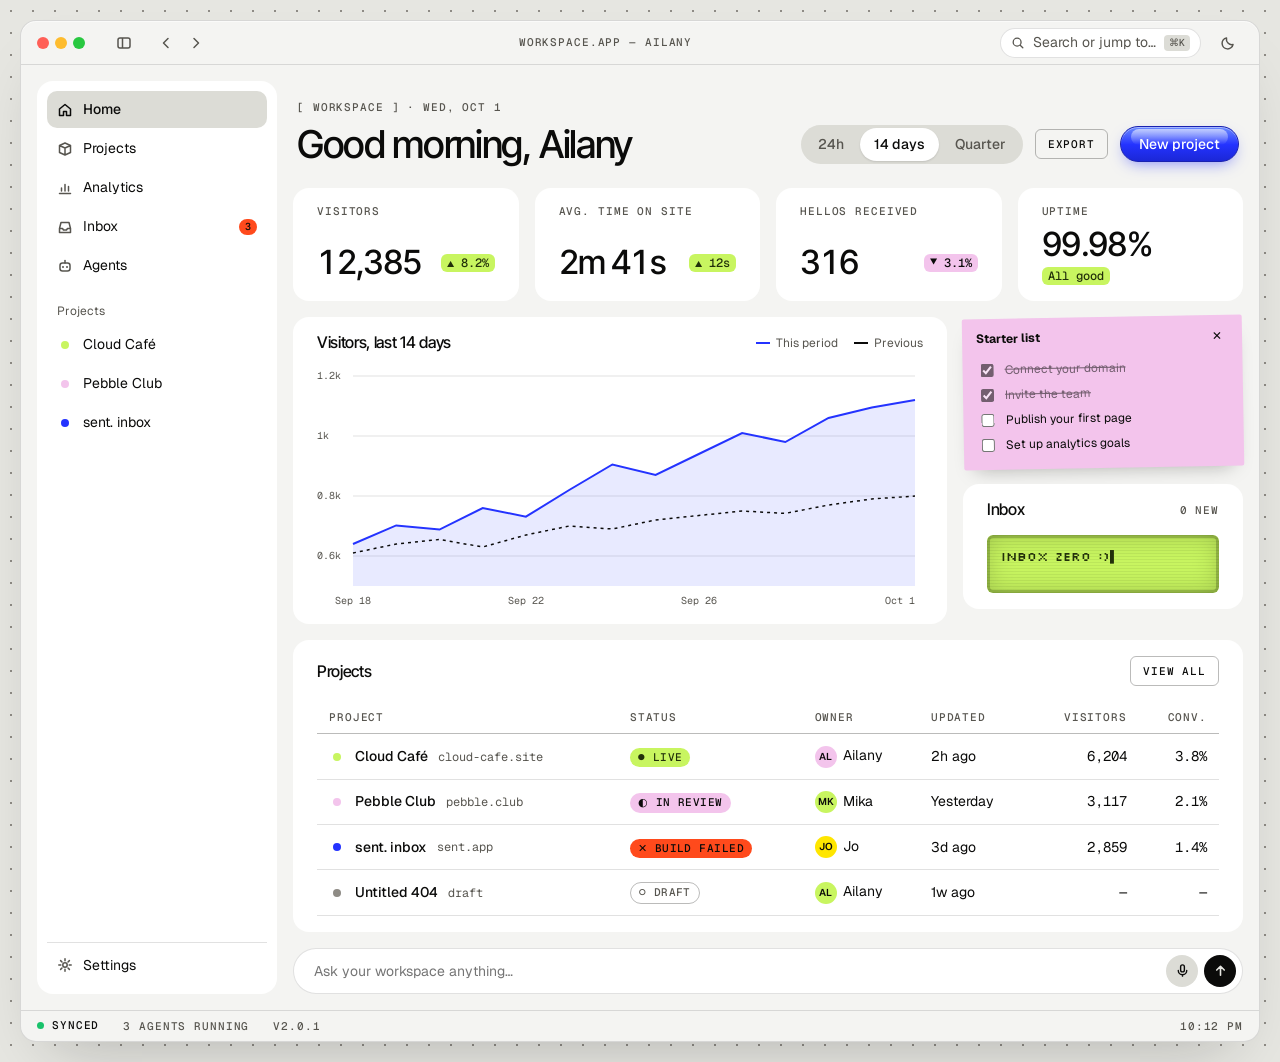
<file: ailany-design/examples/dashboard.html>
<!doctype html>
<html lang="en">
<head>
<meta charset="utf-8">
<meta name="viewport" content="width=device-width, initial-scale=1">
<title>workspace — ailany</title>
<meta name="description" content="Reference app / dashboard screen for the ailany-design skill.">
<link rel="preconnect" href="https://fonts.googleapis.com">
<link rel="preconnect" href="https://fonts.gstatic.com" crossorigin>
<link href="https://fonts.googleapis.com/css2?family=Inter+Tight:wght@500;600&family=Geist:wght@400;500;600&family=Geist+Mono:wght@400;500&family=Silkscreen&display=swap" rel="stylesheet">
<style>
/* tokens:start */
/* ==========================================================================
   ailany-design tokens
   Modern web with dial-up memories. Paste this whole block into a page's
   <style> (or a tokens.css) and build only with these variables.

   Fonts (one <link>, keep the families you actually use):
   <link rel="preconnect" href="https://fonts.googleapis.com">
   <link rel="preconnect" href="https://fonts.gstatic.com" crossorigin>
   <link href="https://fonts.googleapis.com/css2?family=Inter+Tight:wght@400;500;600&family=Geist:wght@400;500;600&family=Geist+Mono:wght@400;500&family=Instrument+Serif:ital@0;1&family=Silkscreen&display=swap" rel="stylesheet">
   ========================================================================== */

:root {
  color-scheme: light;

  /* ---- Surfaces: warm paper, not pure white ------------------------------ */
  --paper:        #E6E6E1;  /* page background (desk) */
  --paper-2:      #DCDCD6;  /* sunken areas, table stripes, hover on paper */
  --surface:      #F4F4F2;  /* windows, cards, panels sitting on paper */
  --surface-2:    #FFFFFF;  /* inputs, inner wells, popovers */
  --ink:          #0B0B0A;  /* text + solid buttons */
  --ink-2:        #57554F;  /* secondary text (AA on paper: 5.9:1) */
  --ink-3:        #8E8B85;  /* decorative only: dot grid, disabled, dividers */
  --line:         rgba(11, 11, 10, 0.12);
  --line-strong:  rgba(11, 11, 10, 0.28);

  /* ---- Y2K accents: use ONE as the page's lead, others as sparks --------- */
  --dialup:       #2433FF;  /* electric blue: links, gel buttons, focus. White text OK (7:1) */
  --dialup-ink:   #1A2A6C;  /* navy for serif headlines on light/sky */
  --lcd:          #C8F560;  /* LCD lime: highlights, screens, success. Ink text only */
  --lcd-ink:      #22300A;  /* pixel text on lime */
  --sticky:       #F3C4EC;  /* sticky-note pink: notes, onboarding, badges. Ink text only */
  --signal:       #FF4A1C;  /* signal orange: cursor dot, live, alerts. Ink text only (white fails) */
  --sticker:      #FFE600;  /* sticker yellow: round CTAs, "new". Ink text only */
  --online:       #19C26B;  /* status dot only, never text */
  --on-accent:    #0B0B0A;  /* text on lcd/sticky/signal/sticker. Stays dark in dark mode */

  /* Sky for heroes (the calm optimism of the early internet) */
  --sky: linear-gradient(180deg, #BFDDFF 0%, #E4F1FF 45%, #FFFFFF 100%);

  /* ---- Type ---------------------------------------------------------------- */
  --font-display: "Inter Tight", "Helvetica Neue", Arial, sans-serif;  /* huge, tight */
  --font-sans:    "Geist", "Inter", system-ui, sans-serif;             /* UI + body */
  --font-mono:    "Geist Mono", ui-monospace, "SFMono-Regular", monospace; /* micro labels, data */
  --font-serif:   "Instrument Serif", "Times New Roman", serif;       /* one soft headline, quotes */
  --font-pixel:   "Silkscreen", "Geist Mono", monospace;               /* stickers, LCD, tiny tags */

  /* Fluid display scale: tight tracking, tight leading */
  --step-hero:  clamp(3.5rem, 11vw, 10rem);   /* wordmarks, one per page */
  --step-1:     clamp(2.5rem, 6.5vw, 6rem);   /* section headlines */
  --step-2:     clamp(1.75rem, 3.6vw, 3rem);  /* sub-headlines, big numbers */
  --step-3:     clamp(1.25rem, 2vw, 1.625rem);/* card titles */
  --text-lg:    1.125rem;
  --text:       1rem;       /* body 16px */
  --text-sm:    0.875rem;   /* UI 14px: app chrome, tables */
  --text-xs:    0.75rem;    /* captions */
  --micro:      0.6875rem;  /* 11px mono/pixel labels, ALWAYS uppercase + tracked */

  --track-display: -0.045em;
  --track-tight:   -0.02em;
  --track-micro:    0.08em;
  --lead-display:   0.88;
  --lead-tight:     1.1;
  --lead-body:      1.5;

  /* ---- Space: 4px base, generous on landing, compact in apps --------------- */
  --s-1: 4px;  --s-2: 8px;  --s-3: 12px; --s-4: 16px; --s-5: 24px;
  --s-6: 32px; --s-7: 48px; --s-8: 64px; --s-9: 96px; --s-10: 160px;
  --gutter: clamp(16px, 2.2vw, 32px);
  --section: clamp(96px, 14vw, 200px);

  /* ---- Shape ---------------------------------------------------------------- */
  --r-0: 0px;        /* flat glass, editorial blocks */
  --r-1: 6px;        /* tags, small buttons, inputs inside windows */
  --r-2: 10px;       /* list rows, menus */
  --r-3: 16px;       /* windows, cards */
  --r-pill: 999px;   /* nav, chat input, gel buttons, tags */
  --chamfer: 14%;    /* octagon cards: clip-path corners */

  /* ---- Depth: flat by default; old-internet hard shadows as accents -------- */
  --shadow-none: none;
  --shadow-window: 0 1px 0 rgba(255,255,255,.6) inset, 0 30px 60px -30px rgba(11,11,10,.25);
  --shadow-hard: 4px 4px 0 var(--ink);           /* stickers, retro buttons */
  --shadow-hard-sm: 2px 2px 0 var(--ink);

  /* ---- Flat glass (overlays only: modals, nav, popovers, toasts) ----------- */
  --glass-bg:     rgba(240, 240, 238, 0.72);
  --glass-blur:   blur(10px) saturate(1.3);
  --glass-border: 1px solid rgba(255, 255, 255, 0.55);

  /* Aqua gel (primary CTA): */
  --gel: linear-gradient(180deg, #6C8BFF 0%, #2433FF 52%, #1B27D6 100%);
  --gel-shine: linear-gradient(180deg, rgba(255,255,255,.85), rgba(255,255,255,0));

  /* ---- Motion --------------------------------------------------------------- */
  --ease-out:    cubic-bezier(0.16, 1, 0.3, 1);     /* expo out: reveals, windows */
  --ease-inout:  cubic-bezier(0.76, 0, 0.24, 1);    /* curtains, page wipes */
  --ease-spring: cubic-bezier(0.34, 1.56, 0.64, 1); /* stickers, toggles, pop-ins */
  --dur-micro: 160ms;  /* hover, press */
  --dur-ui:    320ms;  /* menus, toasts, modals */
  --dur-reveal: 900ms; /* text + section reveals */
  --dur-hero:  1400ms; /* preloader beats */

  /* ---- Texture (pick ONE per page) ------------------------------------------ */
  --tex-dots: radial-gradient(var(--ink-3) 0.8px, transparent 0.8px) 0 0 / 22px 22px;
  --tex-scan: repeating-linear-gradient(0deg, rgba(0,0,0,.06) 0 1px, transparent 1px 3px);

  /* ---- Layers ---------------------------------------------------------------- */
  --z-texture: 1; --z-content: 2; --z-nav: 50; --z-cursor: 80; --z-modal: 90; --z-loader: 100;
}

/* ---- Dark: "after midnight" desk. Same accents, inverted paper ------------ */
@media (prefers-color-scheme: dark) {
  :root:not([data-theme="light"]) {
    color-scheme: dark;
    --paper: #0B0B0A; --paper-2: #181715; --surface: #151513; --surface-2: #1F1E1B;
    --ink: #E8E8E3; --ink-2: #9A968F; --ink-3: #4A4843;
    --line: rgba(232,232,227,.12); --line-strong: rgba(232,232,227,.28);
    --dialup: #7C9BFF; --dialup-ink: #BFD0FF;
    --glass-bg: rgba(24, 23, 21, 0.84); --glass-border: 1px solid rgba(255,255,255,.08);
    --shadow-window: 0 30px 60px -30px rgba(0,0,0,.8);
    --sky: linear-gradient(180deg, #0E1640 0%, #0B0B0A 100%);
  }
}
:root[data-theme="dark"] {
  color-scheme: dark;
  --paper: #0B0B0A; --paper-2: #181715; --surface: #151513; --surface-2: #1F1E1B;
  --ink: #E8E8E3; --ink-2: #9A968F; --ink-3: #4A4843;
  --line: rgba(232,232,227,.12); --line-strong: rgba(232,232,227,.28);
  --dialup: #7C9BFF; --dialup-ink: #BFD0FF;
  --glass-bg: rgba(24, 23, 21, 0.84); --glass-border: 1px solid rgba(255,255,255,.08);
  --shadow-window: 0 30px 60px -30px rgba(0,0,0,.8);
  --sky: linear-gradient(180deg, #0E1640 0%, #0B0B0A 100%);
}

/* ---- Base ------------------------------------------------------------------- */
*, *::before, *::after { box-sizing: border-box; }
html { -webkit-text-size-adjust: 100%; }
body {
  margin: 0;
  background: var(--paper);
  color: var(--ink);
  font: 400 var(--text)/var(--lead-body) var(--font-sans);
  -webkit-font-smoothing: antialiased;
  text-rendering: optimizeLegibility;
}
::selection { background: var(--lcd); color: var(--on-accent); }
:focus-visible { outline: 2px solid var(--dialup); outline-offset: 3px; border-radius: 4px; }
img, video, canvas, svg { display: block; max-width: 100%; }

@media (prefers-reduced-motion: reduce) {
  *, *::before, *::after {
    animation-duration: 1ms !important; animation-iteration-count: 1 !important;
    transition-duration: 1ms !important; scroll-behavior: auto !important;
  }
}
/* tokens:end */

body { background: var(--paper) var(--tex-dots); min-height: 100vh; padding: 20px; font-size: var(--text-sm); }
.micro { font: 500 var(--micro)/1.3 var(--font-mono); letter-spacing: var(--track-micro); text-transform: uppercase; color: var(--ink-2); }
.sr-only { position: absolute; width: 1px; height: 1px; overflow: hidden; clip-path: inset(50%); white-space: nowrap; }
button { font: inherit; color: inherit; }

/* ---------- app window ---------- */
.app { max-width: 1480px; margin: 0 auto; min-height: calc(100vh - 40px); display: grid; grid-template-rows: 44px 1fr auto;
  background: var(--surface); border-radius: var(--r-3); border: 1px solid var(--line); box-shadow: var(--shadow-window); overflow: hidden; }
.bar { display: flex; align-items: center; gap: var(--s-3); padding: 0 var(--s-4); border-bottom: 1px solid var(--line); }
.lights { display: flex; gap: 6px; margin-right: var(--s-3); }
.lights i { width: 12px; height: 12px; border-radius: 50%; background: #FF5F57; } .lights i:nth-child(2) { background: #FEBC2E; } .lights i:nth-child(3) { background: #28C840; }
.ghost { width: 30px; height: 30px; display: grid; place-items: center; border: 0; background: none; border-radius: var(--r-1); cursor: pointer; color: var(--ink-2); }
.ghost:hover { background: var(--paper-2); color: var(--ink); }
.ghost svg { width: 16px; height: 16px; }
.nav-arrows { display: flex; }
.bar__title { flex: 1; text-align: center; }
.search-btn { display: flex; align-items: center; gap: 8px; height: 30px; padding: 0 10px; border: 1px solid var(--line); background: var(--surface-2);
  border-radius: var(--r-pill); color: var(--ink-2); cursor: pointer; min-width: 200px; }
.search-btn kbd { margin-left: auto; font: 500 10px/1 var(--font-mono); padding: 3px 5px; border-radius: 4px; background: var(--paper-2); }

.body { display: grid; grid-template-columns: 240px 1fr; gap: var(--s-4); padding: var(--s-4); min-height: 0; }

/* ---------- sidebar ---------- */
.side { display: flex; flex-direction: column; gap: 2px; padding: 10px; background: var(--surface-2); border-radius: var(--r-3); }
.side__item { display: flex; gap: 10px; align-items: center; padding: 8px 10px; border-radius: var(--r-2); color: var(--ink); text-decoration: none; }
.side__item svg { width: 16px; height: 16px; flex: none; color: var(--ink-2); }
.side__item:hover { background: var(--paper); }
.side__item.is-active { background: var(--paper-2); font-weight: 500; }
.side__item.is-active svg { color: var(--ink); }
.side__badge { margin-left: auto; font: 500 10px/1 var(--font-mono); background: var(--signal); color: var(--on-accent); padding: 3px 6px; border-radius: var(--r-pill); }
.side__group { margin: 16px 10px 4px; color: var(--ink-2); font-size: var(--text-xs); }
.dot { width: 8px; height: 8px; border-radius: 50%; flex: none; margin: 0 4px; }
.side__foot { margin-top: auto; border-top: 1px solid var(--line); border-radius: 0; padding-top: 12px; }

/* ---------- main ---------- */
.main { display: grid; gap: var(--s-4); align-content: start; min-width: 0; }
.head { display: flex; justify-content: space-between; align-items: end; gap: var(--s-4); flex-wrap: wrap; padding: var(--s-2) var(--s-1) var(--s-2); }
.head h1 { font: 500 clamp(28px, 3vw, 40px)/1 var(--font-display); letter-spacing: -0.035em; margin: 6px 0 0; }
.head__actions { display: flex; gap: var(--s-3); align-items: center; flex-wrap: wrap; }
.tabs { display: inline-flex; padding: 3px; gap: 2px; background: var(--paper-2); border-radius: var(--r-pill); }
.tabs button { border: 0; background: none; padding: 6px 14px; border-radius: var(--r-pill); cursor: pointer; font-weight: 500; color: var(--ink-2); }
.tabs button[aria-selected="true"] { background: var(--surface-2); color: var(--ink); box-shadow: 0 1px 2px rgba(11,11,10,.12); }
.btn-gel { position: relative; display: inline-flex; align-items: center; gap: 8px; height: 36px; padding: 0 18px; border-radius: var(--r-pill);
  border: 1px solid #1A22B0; color: #fff; background: var(--gel); font: 500 14px/1 var(--font-sans); cursor: pointer;
  box-shadow: 0 1px 0 rgba(255,255,255,.4) inset, 0 6px 16px -6px rgba(36,51,255,.6); transition: transform var(--dur-micro) var(--ease-out), filter var(--dur-micro); }
.btn-gel::before { content: ""; position: absolute; inset: 2px 10px auto; height: 45%; border-radius: var(--r-pill); background: var(--gel-shine); opacity: .7; pointer-events: none; }
.btn-gel:hover { filter: brightness(1.08); } .btn-gel:active { transform: translateY(1px) scale(.98); }
.btn { display: inline-flex; align-items: center; gap: 6px; height: 30px; padding: 0 12px; border-radius: var(--r-1); background: var(--ink); color: var(--paper);
  border: 0; cursor: pointer; font: 500 var(--micro)/1 var(--font-mono); letter-spacing: var(--track-micro); text-transform: uppercase; }
.btn--quiet { background: transparent; color: var(--ink); border: 1px solid var(--line-strong); }
.btn:hover { background: var(--dialup); color: #fff; border-color: var(--dialup); }

.panel { background: var(--surface-2); border-radius: var(--r-3); padding: var(--s-4) var(--s-5); min-width: 0; }
.panel__head { display: flex; justify-content: space-between; align-items: center; gap: var(--s-3); margin-bottom: var(--s-4); }
.panel__head h2 { font: 500 var(--text)/1.2 var(--font-display); letter-spacing: var(--track-tight); margin: 0; }

.kpis { display: grid; grid-template-columns: repeat(4, 1fr); gap: var(--s-4); }
.kpi { display: grid; gap: 10px; }
.kpi__value { font: 500 clamp(28px, 2.6vw, 38px)/1 var(--font-display); letter-spacing: -0.04em; font-variant-numeric: tabular-nums; }
.kpi__row { display: flex; justify-content: space-between; align-items: center; flex-wrap: wrap; gap: 6px; }
.kpi__value { white-space: nowrap; }
.delta { white-space: nowrap; font: 500 var(--text-xs)/1 var(--font-mono); padding: 3px 6px; border-radius: var(--r-1); background: var(--lcd); color: var(--lcd-ink); }
.delta--down { background: var(--sticky); color: var(--on-accent); }

.grid-2 { display: grid; grid-template-columns: 1fr 280px; gap: var(--s-4); }
.chart { width: 100%; height: 240px; display: block; overflow: visible; }
.chart .grid line { stroke: var(--line); }
.chart .tick { font: 400 10px var(--font-mono); fill: var(--ink-2); }
.chart .area { fill: color-mix(in srgb, var(--dialup) 10%, transparent); }
.chart .line-a { fill: none; stroke: var(--dialup); stroke-width: 2; }
.chart .line-b { fill: none; stroke: var(--ink); stroke-width: 1.5; stroke-dasharray: 3 4; }
.chart .hover-dot { fill: var(--surface-2); stroke: var(--dialup); stroke-width: 2; opacity: 0; transition: opacity var(--dur-micro); }
.legend { display: flex; gap: var(--s-4); }
.legend span { display: inline-flex; align-items: center; gap: 6px; font-size: var(--text-xs); color: var(--ink-2); }
.legend i { width: 14px; height: 2px; background: var(--dialup); } .legend i.b { background: var(--ink); }
.tip { position: absolute; pointer-events: none; padding: 6px 8px; background: var(--ink); color: var(--paper); border-radius: var(--r-1);
  font: 500 11px/1.3 var(--font-mono); transform: translate(-50%, calc(-100% - 10px)); opacity: 0; transition: opacity var(--dur-micro); white-space: nowrap; }

.side-stack { display: grid; gap: var(--s-4); align-content: start; }
.sticky { padding: 12px 14px; background: var(--sticky); color: var(--on-accent); border-radius: 2px; font: 400 var(--text-xs)/1.4 var(--font-sans); rotate: -1deg;
  box-shadow: 0 10px 20px -12px rgba(11,11,10,.35); }
.sticky header { display: flex; justify-content: space-between; margin-bottom: 8px; }
.sticky header button { border: 0; background: none; cursor: pointer; }
.sticky label { display: flex; gap: 8px; align-items: center; padding: 3px 0; }
.sticky input { accent-color: var(--on-accent); }
.sticky label:has(input:checked) { text-decoration: line-through; opacity: .55; }
.lcd { background: var(--lcd); color: var(--lcd-ink); padding: 12px 14px; border-radius: 6px; box-shadow: inset 0 0 0 3px rgba(34,48,10,.25), inset 0 0 24px rgba(34,48,10,.25);
  font: 400 13px/1.4 var(--font-pixel); background-image: var(--tex-scan); background-blend-mode: multiply; min-height: 58px; }
.caret::after { content: "▌"; animation: blink 1s steps(1) infinite; } @keyframes blink { 50% { opacity: 0; } }

.table { width: 100%; border-collapse: collapse; }
.table th { text-align: left; font: 500 var(--micro)/1 var(--font-mono); letter-spacing: var(--track-micro); text-transform: uppercase; color: var(--ink-2);
  padding: 10px 12px; border-bottom: 1px solid var(--line-strong); white-space: nowrap; }
.table td { padding: 11px 12px; border-bottom: 1px solid var(--line); white-space: nowrap; }
.table .num { font-family: var(--font-mono); text-align: right; font-variant-numeric: tabular-nums; }
.table tbody tr:hover td { background: var(--paper); }
.table .name { display: flex; align-items: center; gap: 10px; font-weight: 500; }
.file { font: 400 var(--text-xs)/1 var(--font-mono); color: var(--ink-2); }
.pill { display: inline-flex; align-items: center; gap: 6px; padding: 3px 8px; border-radius: var(--r-pill); font: 500 11px/1.2 var(--font-mono); text-transform: uppercase; letter-spacing: .04em; }
.pill--live { background: var(--lcd); color: var(--lcd-ink); } .pill--review { background: var(--sticky); color: var(--on-accent); }
.pill--fail { background: var(--signal); color: var(--on-accent); } .pill--draft { border: 1px solid var(--line-strong); color: var(--ink-2); }
.avatar { width: 22px; height: 22px; border-radius: 50%; display: inline-grid; place-items: center; font: 600 10px/1 var(--font-sans); color: var(--on-accent); vertical-align: middle; margin-right: 6px; }
.table-wrap { overflow-x: auto; }

.prompt { display: flex; align-items: center; gap: 6px; padding: 6px 6px 6px 18px; background: var(--surface-2); border: 1px solid var(--line); border-radius: var(--r-pill); }
.prompt input { flex: 1; min-width: 0; border: 0; background: none; font: 400 var(--text-sm)/1 var(--font-sans); color: var(--ink); outline: none; }
.icon-btn { width: 32px; height: 32px; display: grid; place-items: center; border-radius: 50%; border: 0; background: var(--paper-2); color: var(--ink); cursor: pointer; }
.icon-btn--ink { background: var(--ink); color: var(--paper); }
.icon-btn svg { width: 15px; height: 15px; }

.statusbar { display: flex; gap: var(--s-5); align-items: center; padding: 8px var(--s-4); border-top: 1px solid var(--line); flex-wrap: wrap; }
.statusbar .right { margin-left: auto; }
.status { display: inline-flex; align-items: center; gap: 8px; font: 500 var(--micro)/1 var(--font-mono); letter-spacing: var(--track-micro); text-transform: uppercase; }
.status i { width: 7px; height: 7px; border-radius: 50%; background: var(--online); animation: ping 2s var(--ease-out) infinite; }
@keyframes ping { from { box-shadow: 0 0 0 0 rgba(25,194,107,.5); } to { box-shadow: 0 0 0 8px rgba(25,194,107,0); } }

/* ---------- command palette (flat glass) ---------- */
.scrim { position: fixed; inset: 0; z-index: var(--z-modal); display: grid; place-items: start center; padding-top: 14vh; background: rgba(11,11,10,.18);
  opacity: 0; pointer-events: none; transition: opacity var(--dur-ui) var(--ease-out); }
.scrim[data-open] { opacity: 1; pointer-events: auto; }
.palette { width: min(560px, calc(100vw - 32px)); background: var(--glass-bg); backdrop-filter: var(--glass-blur); -webkit-backdrop-filter: var(--glass-blur);
  border: var(--glass-border); transform: translateY(-8px) scale(.98); transition: transform var(--dur-ui) var(--ease-out); }
.scrim[data-open] .palette { transform: none; }
.palette input { width: 100%; border: 0; border-bottom: 1px solid var(--line); background: transparent; padding: 16px 18px; font: 400 16px/1 var(--font-sans); color: var(--ink); outline: none; }
.palette ul { list-style: none; margin: 0; padding: 6px; }
.palette li { display: flex; justify-content: space-between; padding: 10px 12px; border-radius: var(--r-1); cursor: pointer; }
.palette li[aria-selected="true"], .palette li:hover { background: color-mix(in srgb, var(--ink) 8%, transparent); }
.palette li span:last-child { font: 400 var(--text-xs)/1 var(--font-mono); color: var(--ink-2); }

.toast { position: fixed; right: 20px; bottom: 20px; z-index: var(--z-modal); display: flex; gap: 10px; align-items: center; padding: 10px 14px;
  background: var(--glass-bg); backdrop-filter: var(--glass-blur); -webkit-backdrop-filter: var(--glass-blur); border: var(--glass-border);
  transform: translateY(16px); opacity: 0; transition: transform var(--dur-ui) var(--ease-spring), opacity var(--dur-ui); pointer-events: none; }
.toast[data-show] { transform: none; opacity: 1; }
.toast i { width: 8px; height: 8px; border-radius: 50%; background: var(--online); }

/* ---------- responsive ---------- */
@media (max-width: 1100px) { .grid-2 { grid-template-columns: 1fr; } .side-stack { grid-template-columns: 1fr 1fr; } }
@media (max-width: 900px) {
  body { padding: 0; } .app { border-radius: 0; min-height: 100vh; }
  .body { grid-template-columns: 1fr; padding: var(--s-3); } .side { display: none; }
  .kpis { grid-template-columns: 1fr 1fr; gap: var(--s-3); } .kpi__value { font-size: 26px; } .panel { padding: var(--s-4); } .search-btn { min-width: 0; } .search-btn span, .bar__title, .nav-arrows { display: none; }
  .side-stack { grid-template-columns: 1fr; }
}
</style>
</head>
<body>
<svg width="0" height="0" style="position:absolute" aria-hidden="true">
  <symbol id="i-home" viewBox="0 0 16 16"><path d="M2.5 7 8 2.5 13.5 7v6.5h-4v-4h-3v4h-4z" fill="none" stroke="currentColor" stroke-width="1.5" stroke-linejoin="round"/></symbol>
  <symbol id="i-box" viewBox="0 0 16 16"><path d="M2.5 4.5 8 2l5.5 2.5v7L8 14l-5.5-2.5zM2.5 4.5 8 7l5.5-2.5M8 7v7" fill="none" stroke="currentColor" stroke-width="1.5" stroke-linejoin="round"/></symbol>
  <symbol id="i-chart" viewBox="0 0 16 16"><path d="M2.5 13.5h11M4.5 11V8M8 11V4.5M11.5 11V6.5" fill="none" stroke="currentColor" stroke-width="1.5" stroke-linecap="round"/></symbol>
  <symbol id="i-inbox" viewBox="0 0 16 16"><path d="M2.5 9.5 4 3.5h8l1.5 6v4h-11zM2.5 9.5h3l1 1.5h3l1-1.5h3" fill="none" stroke="currentColor" stroke-width="1.5" stroke-linejoin="round"/></symbol>
  <symbol id="i-bot" viewBox="0 0 16 16"><rect x="3" y="5" width="10" height="8" rx="2.5" fill="none" stroke="currentColor" stroke-width="1.5"/><path d="M8 2.5V5" stroke="currentColor" stroke-width="1.5" stroke-linecap="round"/><circle cx="6" cy="9" r="1" fill="currentColor"/><circle cx="10" cy="9" r="1" fill="currentColor"/></symbol>
  <symbol id="i-gear" viewBox="0 0 16 16"><circle cx="8" cy="8" r="2.2" fill="none" stroke="currentColor" stroke-width="1.5"/><path d="M8 1.8v2M8 12.2v2M1.8 8h2M12.2 8h2M3.6 3.6 5 5M11 11l1.4 1.4M3.6 12.4 5 11M11 5l1.4-1.4" stroke="currentColor" stroke-width="1.5" stroke-linecap="round"/></symbol>
  <symbol id="i-search" viewBox="0 0 16 16"><circle cx="7" cy="7" r="4.5" fill="none" stroke="currentColor" stroke-width="1.5"/><path d="m10.5 10.5 3 3" stroke="currentColor" stroke-width="1.5" stroke-linecap="round"/></symbol>
  <symbol id="i-side" viewBox="0 0 16 16"><rect x="2" y="3" width="12" height="10" rx="2" fill="none" stroke="currentColor" stroke-width="1.5"/><path d="M6.5 3v10" stroke="currentColor" stroke-width="1.5"/></symbol>
  <symbol id="i-left" viewBox="0 0 16 16"><path d="M10 3.5 5.5 8l4.5 4.5" fill="none" stroke="currentColor" stroke-width="1.5" stroke-linecap="round" stroke-linejoin="round"/></symbol>
  <symbol id="i-right" viewBox="0 0 16 16"><path d="M6 3.5 10.5 8 6 12.5" fill="none" stroke="currentColor" stroke-width="1.5" stroke-linecap="round" stroke-linejoin="round"/></symbol>
  <symbol id="i-moon" viewBox="0 0 16 16"><path d="M13 9.5A5.5 5.5 0 0 1 6.5 3a5.5 5.5 0 1 0 6.5 6.5z" fill="none" stroke="currentColor" stroke-width="1.5" stroke-linejoin="round"/></symbol>
  <symbol id="i-up" viewBox="0 0 16 16"><path d="M8 13V3.5M4 7.5 8 3.5l4 4" fill="none" stroke="currentColor" stroke-width="1.7" stroke-linecap="round" stroke-linejoin="round"/></symbol>
  <symbol id="i-mic" viewBox="0 0 16 16"><rect x="6" y="2" width="4" height="7.5" rx="2" fill="none" stroke="currentColor" stroke-width="1.5"/><path d="M3.5 8a4.5 4.5 0 0 0 9 0M8 12.5V14" fill="none" stroke="currentColor" stroke-width="1.5" stroke-linecap="round"/></symbol>
</svg>

<div class="app" data-boot-window>
  <header class="bar">
    <span class="lights" aria-hidden="true"><i></i><i></i><i></i></span>
    <button class="ghost" aria-label="Toggle sidebar"><svg><use href="#i-side"/></svg></button>
    <span class="nav-arrows"><button class="ghost" aria-label="Back"><svg><use href="#i-left"/></svg></button><button class="ghost" aria-label="Forward"><svg><use href="#i-right"/></svg></button></span>
    <span class="bar__title micro">workspace.app — ailany</span>
    <button class="search-btn" data-palette-open aria-label="Open command palette"><svg width="14" height="14"><use href="#i-search"/></svg><span>Search or jump to…</span><kbd>⌘K</kbd></button>
    <button class="ghost" data-theme-toggle aria-label="Toggle dark mode"><svg><use href="#i-moon"/></svg></button>
  </header>

  <div class="body">
    <nav class="side" aria-label="Workspace" data-boot>
      <a class="side__item is-active" href="#" aria-current="page"><svg><use href="#i-home"/></svg><span data-scramble>Home</span></a>
      <a class="side__item" href="#"><svg><use href="#i-box"/></svg><span data-scramble>Projects</span></a>
      <a class="side__item" href="#"><svg><use href="#i-chart"/></svg><span data-scramble>Analytics</span></a>
      <a class="side__item" href="#"><svg><use href="#i-inbox"/></svg><span data-scramble>Inbox</span><span class="side__badge" aria-label="3 unread">3</span></a>
      <a class="side__item" href="#"><svg><use href="#i-bot"/></svg><span data-scramble>Agents</span></a>
      <p class="side__group">Projects</p>
      <a class="side__item" href="#"><i class="dot" style="background:var(--lcd)"></i>Cloud Café</a>
      <a class="side__item" href="#"><i class="dot" style="background:var(--sticky)"></i>Pebble Club</a>
      <a class="side__item" href="#"><i class="dot" style="background:var(--dialup)"></i>sent. inbox</a>
      <a class="side__item side__foot" href="#"><svg><use href="#i-gear"/></svg>Settings</a>
    </nav>

    <main class="main">
      <div class="head" data-boot>
        <div><p class="micro">[ workspace ] · Wed, Oct 1</p><h1>Good morning, Ailany</h1></div>
        <div class="head__actions">
          <div class="tabs" role="tablist" aria-label="Range">
            <button role="tab" aria-selected="false">24h</button><button role="tab" aria-selected="true">14 days</button><button role="tab" aria-selected="false">Quarter</button>
          </div>
          <button class="btn btn--quiet">Export</button>
          <button class="btn-gel" data-new>New project</button>
        </div>
      </div>

      <section class="kpis" aria-label="Key numbers">
        <div class="panel kpi" data-boot><span class="micro">Visitors</span><div class="kpi__row"><span class="kpi__value" data-count="12480">12,480</span><span class="delta">▲ 8.2%</span></div></div>
        <div class="panel kpi" data-boot><span class="micro">Avg. time on site</span><div class="kpi__row"><span class="kpi__value">2m 41s</span><span class="delta">▲ 12s</span></div></div>
        <div class="panel kpi" data-boot><span class="micro">Hellos received</span><div class="kpi__row"><span class="kpi__value" data-count="318">318</span><span class="delta delta--down">▼ 3.1%</span></div></div>
        <div class="panel kpi" data-boot><span class="micro">Uptime</span><div class="kpi__row"><span class="kpi__value">99.98%</span><span class="delta">All good</span></div></div>
      </section>

      <div class="grid-2">
        <section class="panel" style="position:relative" data-boot aria-labelledby="chart-title">
          <div class="panel__head"><h2 id="chart-title">Visitors, last 14 days</h2>
            <div class="legend"><span><i></i>This period</span><span><i class="b"></i>Previous</span></div></div>
          <svg class="chart" data-chart role="img" aria-label="Line chart: visitors grew from about 640 to 1,120 per day over 14 days, above the previous period."></svg>
          <div class="tip" data-tip></div>
        </section>
        <div class="side-stack">
          <aside class="sticky" data-boot aria-label="Starter list">
            <header><b>Starter list</b><button aria-label="Dismiss">✕</button></header>
            <label><input type="checkbox" checked> Connect your domain</label>
            <label><input type="checkbox" checked> Invite the team</label>
            <label><input type="checkbox"> Publish your first page</label>
            <label><input type="checkbox"> Set up analytics goals</label>
          </aside>
          <section class="panel" data-boot aria-labelledby="inbox-title">
            <div class="panel__head"><h2 id="inbox-title">Inbox</h2><span class="micro">0 new</span></div>
            <div class="lcd" data-type='["inbox zero :)","go outside maybe?","or start something new"]'><span data-out></span><span class="caret"></span></div>
          </section>
        </div>
      </div>

      <section class="panel" data-boot aria-labelledby="proj-title">
        <div class="panel__head"><h2 id="proj-title">Projects</h2><button class="btn btn--quiet">View all</button></div>
        <div class="table-wrap">
        <table class="table">
          <thead><tr><th>Project</th><th>Status</th><th>Owner</th><th>Updated</th><th class="num">Visitors</th><th class="num">Conv.</th></tr></thead>
          <tbody>
            <tr><td><span class="name"><i class="dot" style="background:var(--lcd)"></i>Cloud Café <span class="file">cloud-cafe.site</span></span></td><td><span class="pill pill--live">● Live</span></td><td><span class="avatar" style="background:var(--sticky)">AL</span>Ailany</td><td>2h ago</td><td class="num">6,204</td><td class="num">3.8%</td></tr>
            <tr><td><span class="name"><i class="dot" style="background:var(--sticky)"></i>Pebble Club <span class="file">pebble.club</span></span></td><td><span class="pill pill--review">◐ In review</span></td><td><span class="avatar" style="background:var(--lcd)">MK</span>Mika</td><td>Yesterday</td><td class="num">3,117</td><td class="num">2.1%</td></tr>
            <tr><td><span class="name"><i class="dot" style="background:var(--dialup)"></i>sent. inbox <span class="file">sent.app</span></span></td><td><span class="pill pill--fail">✕ Build failed</span></td><td><span class="avatar" style="background:var(--sticker)">JO</span>Jo</td><td>3d ago</td><td class="num">2,859</td><td class="num">1.4%</td></tr>
            <tr><td><span class="name"><i class="dot" style="background:var(--ink-3)"></i>Untitled 404 <span class="file">draft</span></span></td><td><span class="pill pill--draft">○ Draft</span></td><td><span class="avatar" style="background:var(--lcd)">AL</span>Ailany</td><td>1w ago</td><td class="num">—</td><td class="num">—</td></tr>
          </tbody>
        </table>
        </div>
      </section>

      <form class="prompt" data-boot onsubmit="event.preventDefault(); this.reset();">
        <input placeholder="Ask your workspace anything…" aria-label="Ask your workspace">
        <button type="button" class="icon-btn" aria-label="Voice input"><svg><use href="#i-mic"/></svg></button>
        <button class="icon-btn icon-btn--ink" aria-label="Send"><svg><use href="#i-up"/></svg></button>
      </form>
    </main>
  </div>

  <footer class="statusbar">
    <span class="status"><i></i> Synced</span><span class="micro">3 agents running</span><span class="micro">v2.0.1</span>
    <span class="micro right" data-clock></span>
  </footer>
</div>

<div class="scrim" data-palette>
  <div class="palette" role="dialog" aria-modal="true" aria-label="Command palette">
    <input placeholder="Type a command or search…" aria-label="Command" data-palette-input>
    <ul role="listbox">
      <li role="option" aria-selected="true"><span>New project</span><span>N</span></li>
      <li role="option"><span>Go to Analytics</span><span>G A</span></li>
      <li role="option"><span>Invite teammate</span><span>I</span></li>
      <li role="option"><span>Toggle dark mode</span><span>⇧ D</span></li>
    </ul>
  </div>
</div>
<div class="toast" role="status" aria-live="polite" data-toast><i></i><span>Project “Untitled 2” created</span></div>

<script src="https://cdnjs.cloudflare.com/ajax/libs/gsap/3.13.0/gsap.min.js"></script>
<script>
const REDUCE = matchMedia('(prefers-reduced-motion: reduce)').matches;

/* theme: remember per viewer, safe if storage is blocked */
const root = document.documentElement;
try { const t = localStorage.getItem('theme'); if (t) root.dataset.theme = t; } catch {}
document.querySelector('[data-theme-toggle]').addEventListener('click', () => {
  const dark = root.dataset.theme ? root.dataset.theme === 'dark' : matchMedia('(prefers-color-scheme: dark)').matches;
  root.dataset.theme = dark ? 'light' : 'dark';
  try { localStorage.setItem('theme', root.dataset.theme); } catch {}
});

/* motion §3: window boot, first load only */
(function boot() {
  if (REDUCE || !window.gsap) return;
  let seen = false;
  try { seen = sessionStorage.getItem('app-booted') === '1'; sessionStorage.setItem('app-booted', '1'); } catch {}
  if (seen) return;
  gsap.timeline({ defaults: { ease: 'expo.out' } })
    .from('[data-boot-window]', { scale: 0.94, opacity: 0, duration: 0.9 })
    .from('[data-boot]', { opacity: 0, y: 10, stagger: 0.04, duration: 0.6 }, '-=0.5');
})();

/* motion §12: count-ups */
document.querySelectorAll('[data-count]').forEach(el => {
  const end = +el.dataset.count, fmt = n => Math.round(n).toLocaleString('en-US');
  if (REDUCE || !window.gsap) { el.textContent = fmt(end); return; }
  const o = { v: 0 };
  gsap.to(o, { v: end, duration: 1.4, ease: 'power2.out', delay: 0.4, onUpdate: () => el.textContent = fmt(o.v) });
});

/* motion §5: scramble on sidebar labels */
const GLYPHS = 'ABCDEFGHIJKLMNOPQRSTUVWXYZ0123456789▀▁▂▃▄▅▆▇█░▒▓■□▢▣◧◨◩◪';
document.querySelectorAll('[data-scramble]').forEach(el => {
  const text = el.textContent.trim();
  el.style.display = 'inline-block'; el.style.minWidth = el.getBoundingClientRect().width + 'px';
  el.closest('a').addEventListener('mouseenter', () => {
    if (REDUCE) return;
    cancelAnimationFrame(el._raf);
    const start = performance.now();
    const frame = now => {
      const p = Math.min(1, (now - start) / 300), reveal = Math.floor(p * text.length);
      el.textContent = [...text].map((c, i) => i < reveal ? c : GLYPHS[(Math.random() * GLYPHS.length) | 0]).join('');
      if (p < 1) el._raf = requestAnimationFrame(frame);
    };
    el._raf = requestAnimationFrame(frame);
  });
});

/* tabs */
document.querySelectorAll('.tabs').forEach(t => t.addEventListener('click', e => {
  const b = e.target.closest('button'); if (!b) return;
  t.querySelectorAll('button').forEach(x => x.setAttribute('aria-selected', x === b));
}));

/* chart: tiny SVG line chart, no library */
(function chart() {
  const svg = document.querySelector('[data-chart]'), tip = document.querySelector('[data-tip]');
  const A = [640, 702, 688, 760, 731, 820, 905, 870, 940, 1010, 980, 1060, 1095, 1120];
  const B = [610, 640, 655, 630, 670, 700, 690, 720, 735, 750, 742, 770, 790, 800];
  const draw = () => {
    const W = svg.clientWidth, H = svg.clientHeight, pad = { l: 36, r: 8, t: 8, b: 22 };
    const max = 1200, min = 500, x = i => pad.l + i * (W - pad.l - pad.r) / (A.length - 1), y = v => pad.t + (1 - (v - min) / (max - min)) * (H - pad.t - pad.b);
    const path = d => d.map((v, i) => `${i ? 'L' : 'M'}${x(i).toFixed(1)},${y(v).toFixed(1)}`).join('');
    let g = '<g class="grid">';
    for (const v of [600, 800, 1000, 1200]) g += `<line x1="${pad.l}" x2="${W - pad.r}" y1="${y(v)}" y2="${y(v)}"/><text class="tick" x="0" y="${y(v) + 3}">${v / 1000}k</text>`;
    g += '</g>';
    const day = i => new Date(2026, 8, 18 + i).toLocaleDateString('en-US', { month: 'short', day: 'numeric' });
    for (const i of [0, 4, 8, 13]) g += `<text class="tick" x="${x(i)}" y="${H - 4}" text-anchor="${i === 13 ? 'end' : 'middle'}">${day(i)}</text>`;
    svg.innerHTML = g + `<path class="area" d="${path(A)}L${x(A.length - 1)},${y(min)}L${x(0)},${y(min)}Z"/><path class="line-b" d="${path(B)}"/><path class="line-a" d="${path(A)}"/><circle class="hover-dot" r="4" cx="-20" cy="-20"/>`;
    const dot = svg.querySelector('.hover-dot');
    svg.onpointermove = e => {
      const r = svg.getBoundingClientRect(), i = Math.max(0, Math.min(A.length - 1, Math.round((e.clientX - r.left - pad.l) / ((W - pad.l - pad.r) / (A.length - 1)))));
      dot.setAttribute('cx', x(i)); dot.setAttribute('cy', y(A[i])); dot.style.opacity = 1;
      tip.style.left = x(i) + svg.offsetLeft + 'px'; tip.style.top = y(A[i]) + svg.offsetTop + 'px';
      tip.textContent = `${day(i)} · ${A[i].toLocaleString()} visitors`; tip.style.opacity = 1;
    };
    svg.onpointerleave = () => { tip.style.opacity = 0; dot.style.opacity = 0; };
  };
  new ResizeObserver(draw).observe(svg);
})();

/* LCD typewriter (motion §11) */
document.querySelectorAll('[data-type]').forEach(box => {
  const lines = JSON.parse(box.dataset.type), out = box.querySelector('[data-out]');
  if (REDUCE) { out.textContent = lines[0]; return; }
  let l = 0;
  const type = (s, i = 0) => i <= s.length ? setTimeout(() => { out.textContent = s.slice(0, i); type(s, i + 1); }, 70) : setTimeout(() => type(lines[l = (l + 1) % lines.length]), 2400);
  type(lines[0]);
});

/* command palette (flat glass) + toast */
const scrim = document.querySelector('[data-palette]'), input = document.querySelector('[data-palette-input]');
let opener = null;
const openP = () => { opener = document.activeElement; scrim.setAttribute('data-open', ''); setTimeout(() => input.focus(), 30); };
const closeP = () => { scrim.removeAttribute('data-open'); opener?.focus(); };
document.querySelector('[data-palette-open]').addEventListener('click', openP);
addEventListener('keydown', e => {
  if ((e.metaKey || e.ctrlKey) && e.key.toLowerCase() === 'k') { e.preventDefault(); scrim.hasAttribute('data-open') ? closeP() : openP(); }
  if (e.key === 'Escape' && scrim.hasAttribute('data-open')) closeP();
});
scrim.addEventListener('click', e => { if (e.target === scrim) closeP(); });
const toast = document.querySelector('[data-toast]');
document.querySelector('[data-new]').addEventListener('click', () => {
  toast.setAttribute('data-show', ''); clearTimeout(toast._t); toast._t = setTimeout(() => toast.removeAttribute('data-show'), 2600);
});

document.querySelectorAll('[data-clock]').forEach(el => {
  const tick = () => el.textContent = new Date().toLocaleTimeString([], { hour: '2-digit', minute: '2-digit' });
  tick(); setInterval(tick, 10000);
});
</script>
</body>
</html>
</file>
